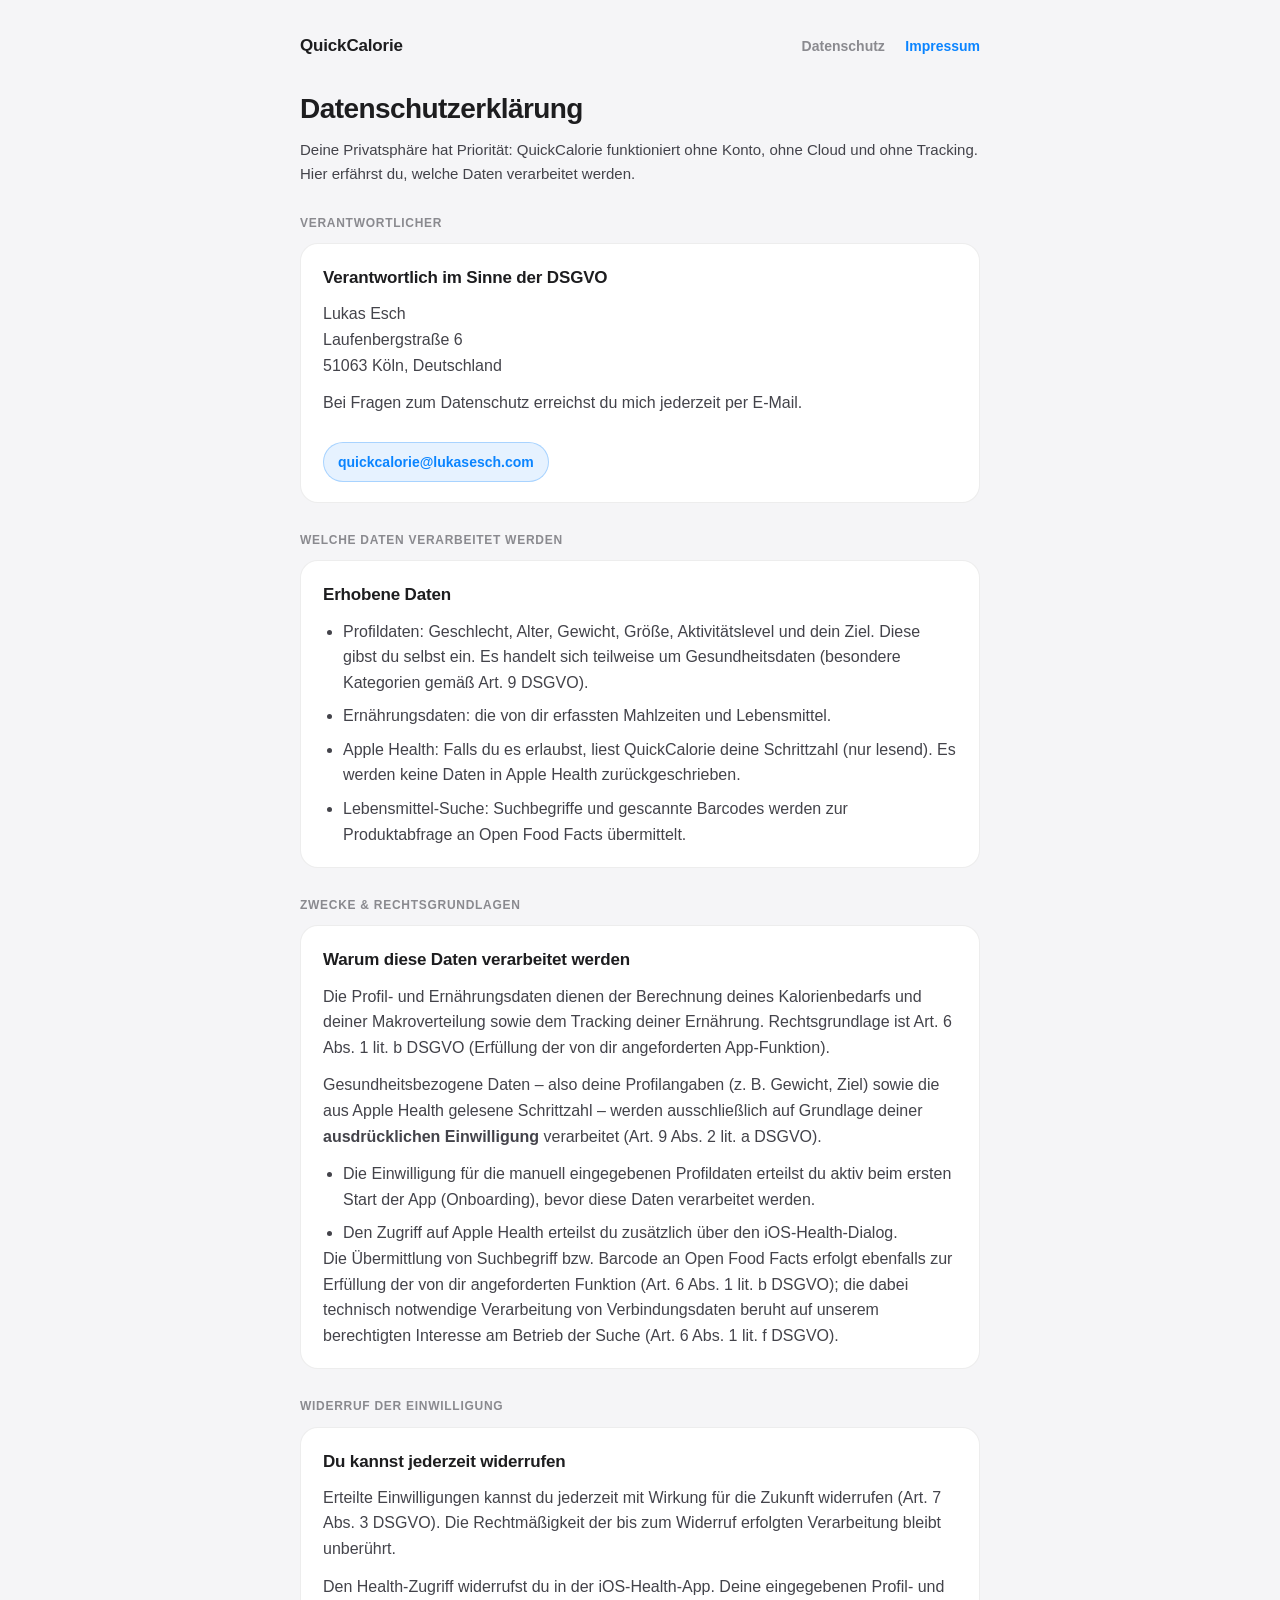
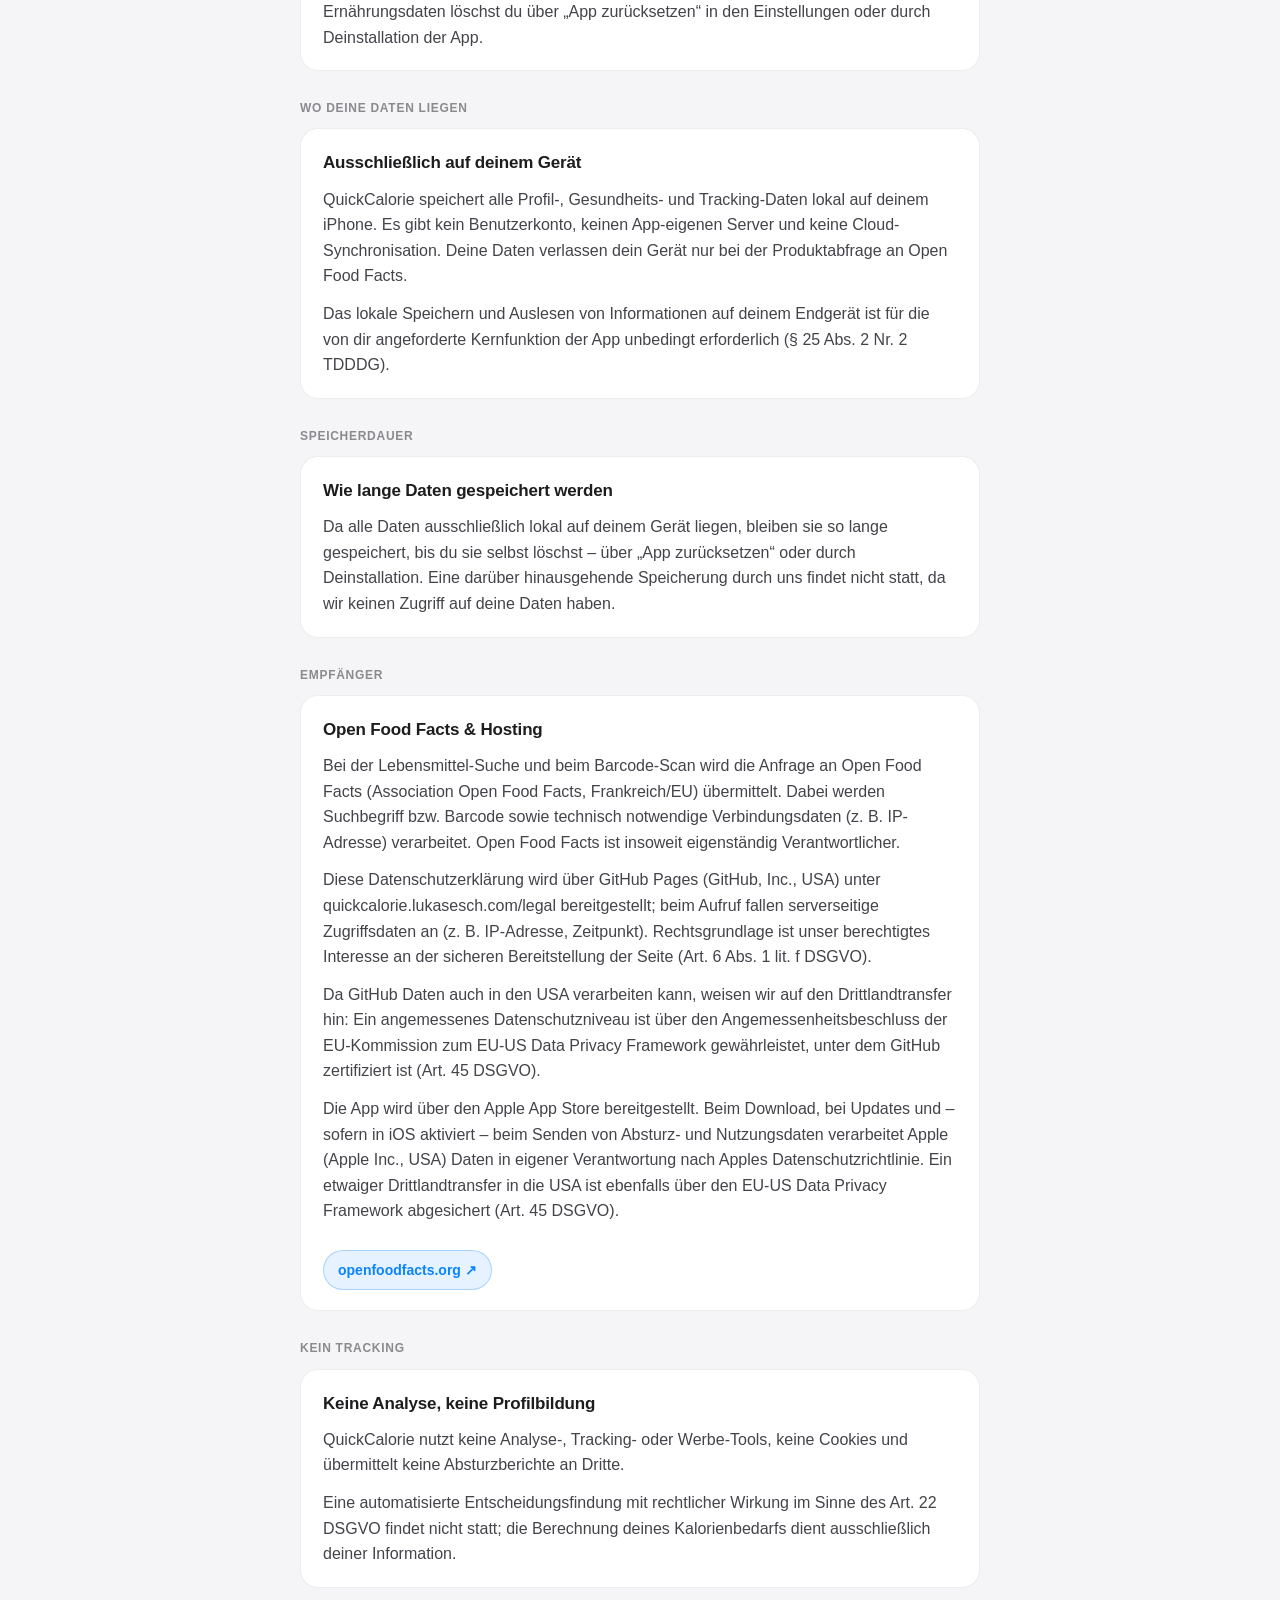
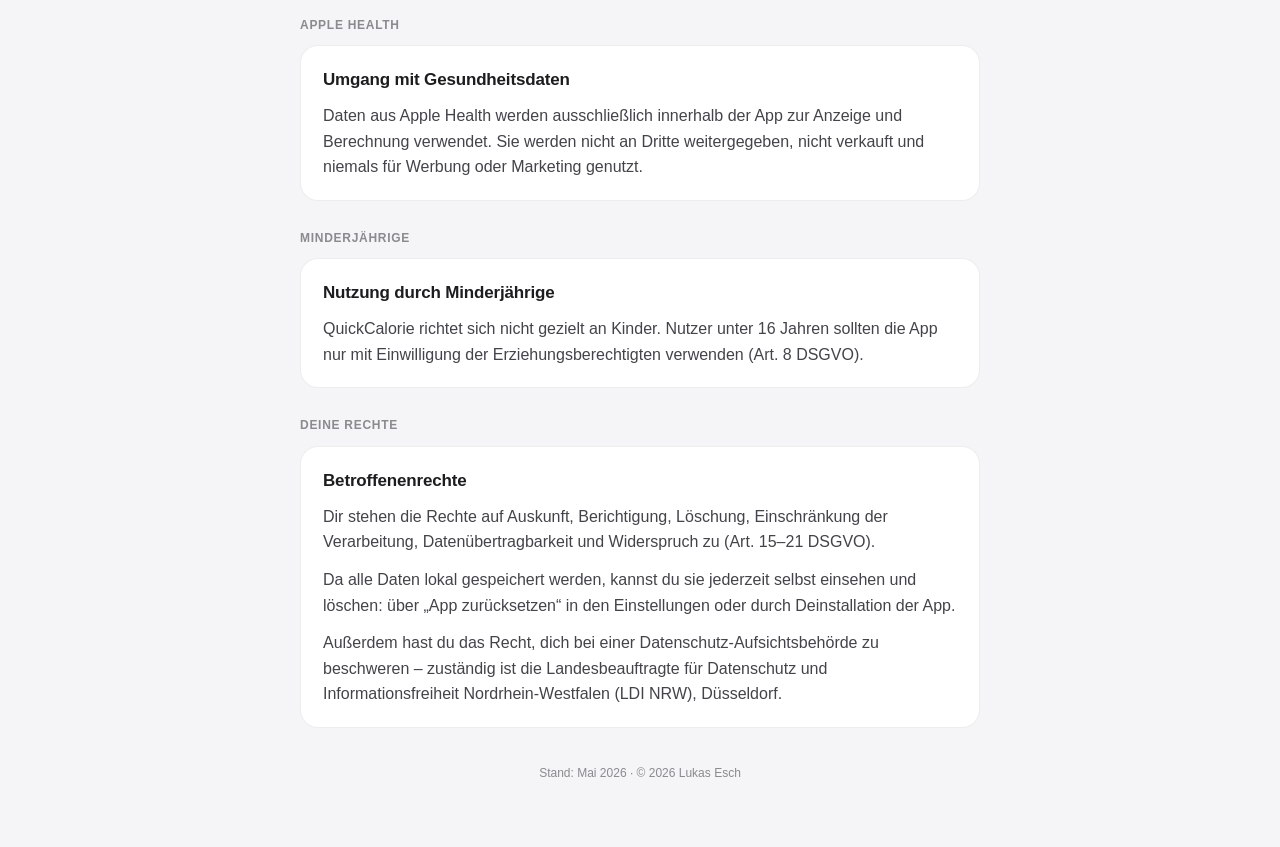
<file: index.html>
<!DOCTYPE html>
<html lang="de">
<head>
    <meta charset="utf-8">
    <meta name="viewport" content="width=device-width, initial-scale=1">
    <meta name="color-scheme" content="light">
    <meta http-equiv="refresh" content="0; url=/legal/">
    <link rel="canonical" href="/legal/">
    <title>QuickCalorie</title>
</head>
<body>
    <p>Weiter zu <a href="/legal/">quickcalorie.lukasesch.com/legal</a> …</p>
</body>
</html>
</file>
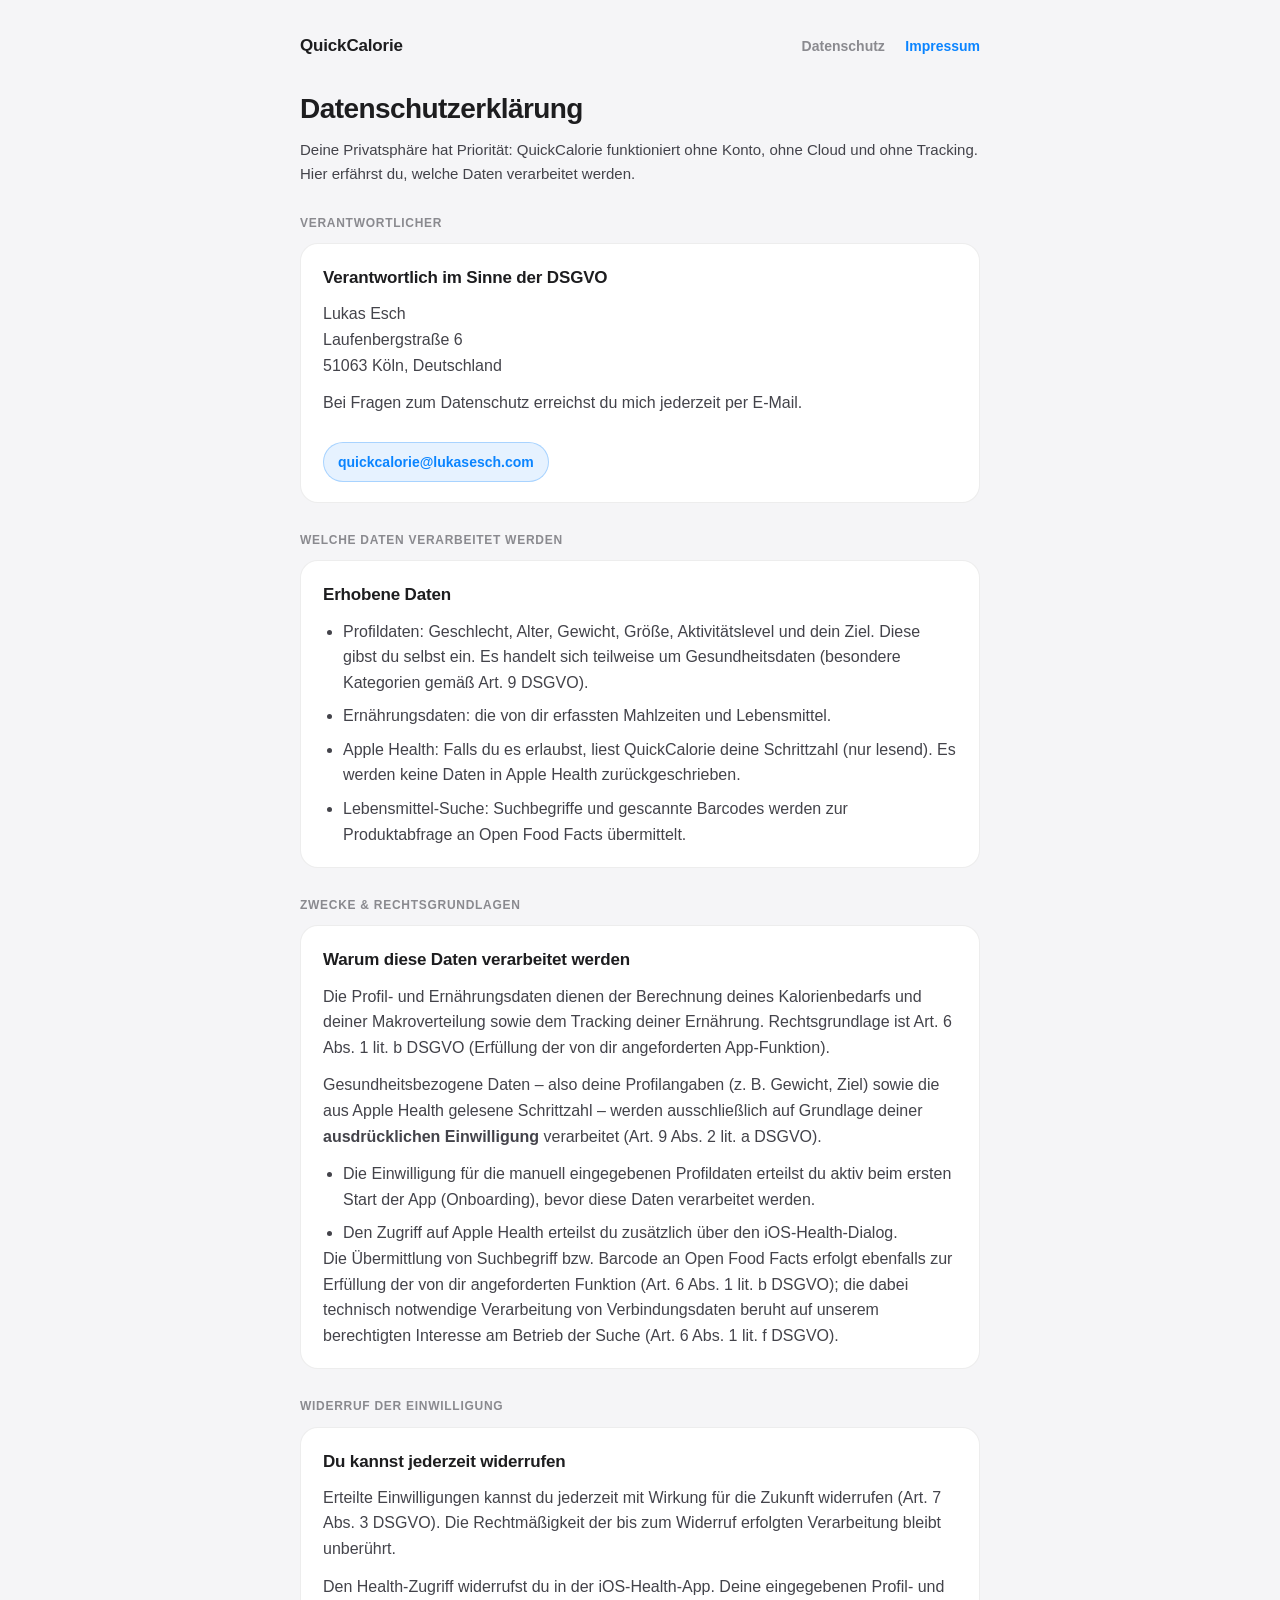
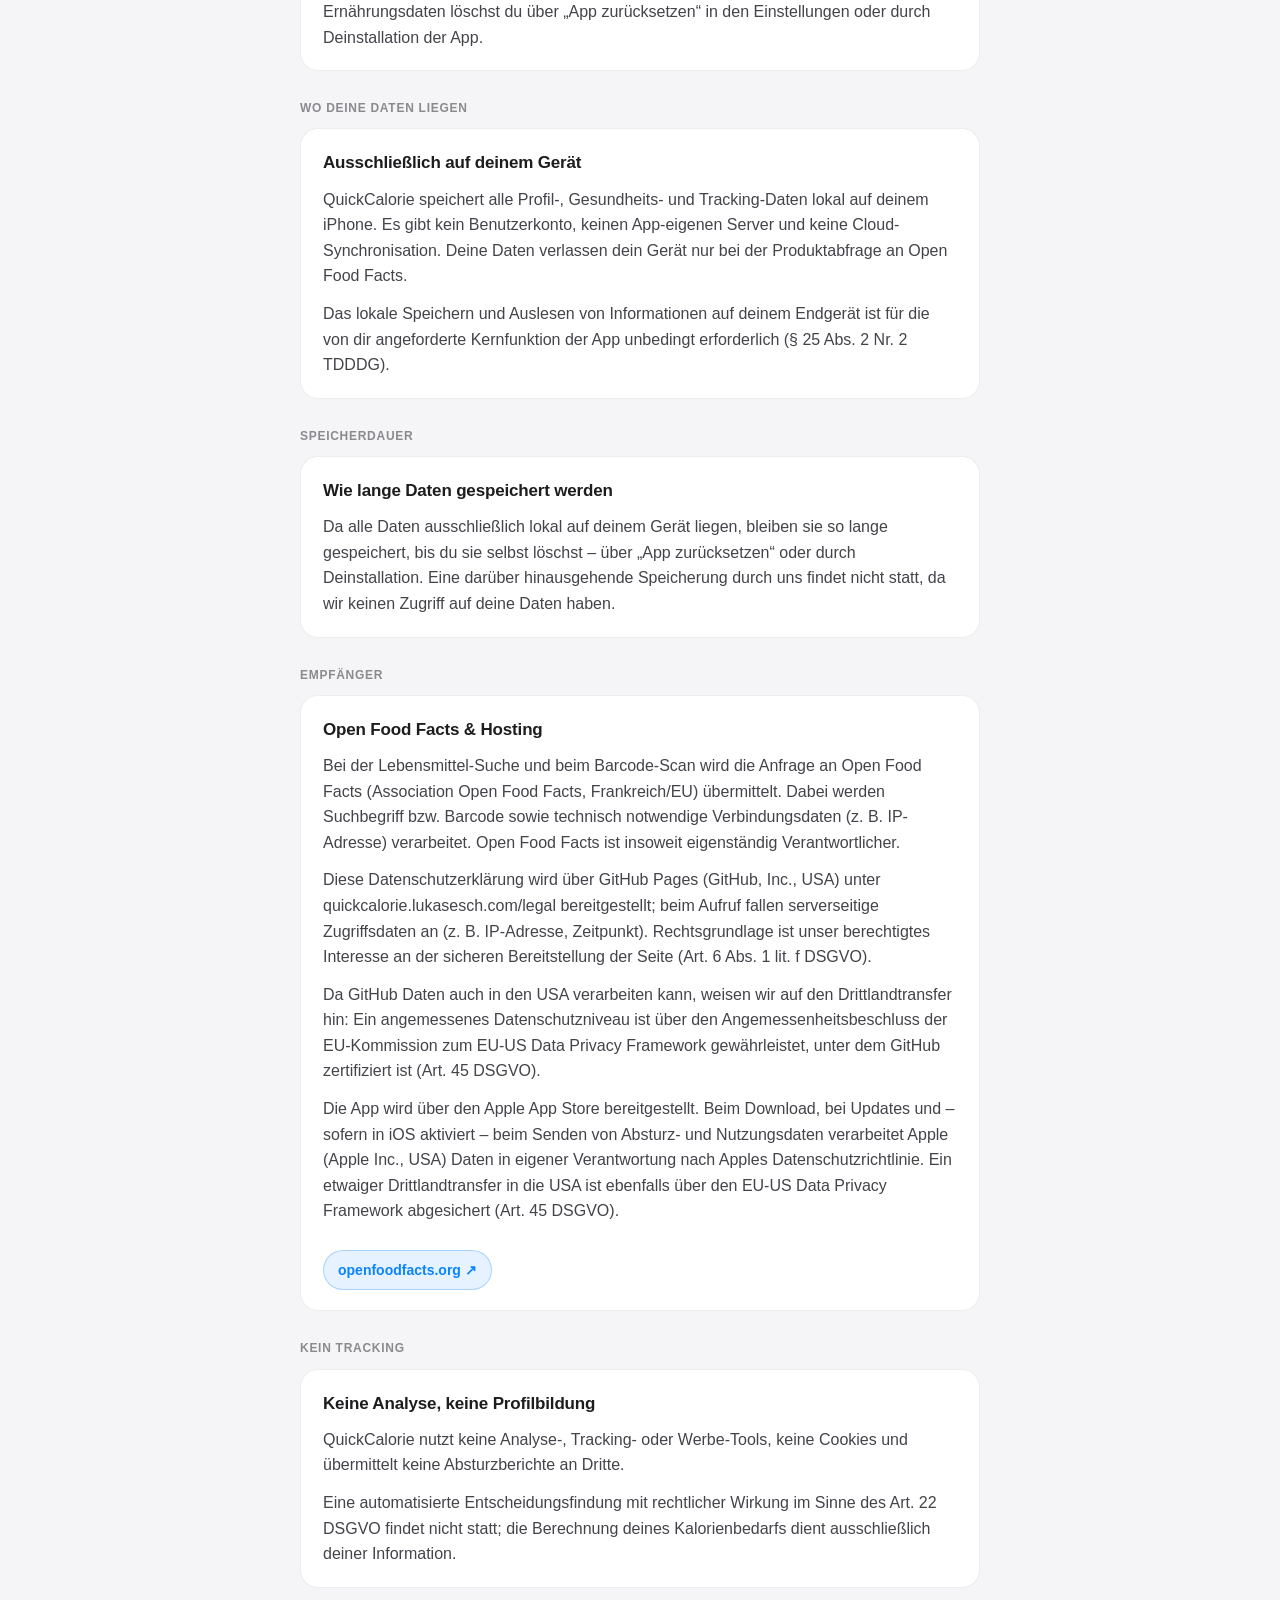
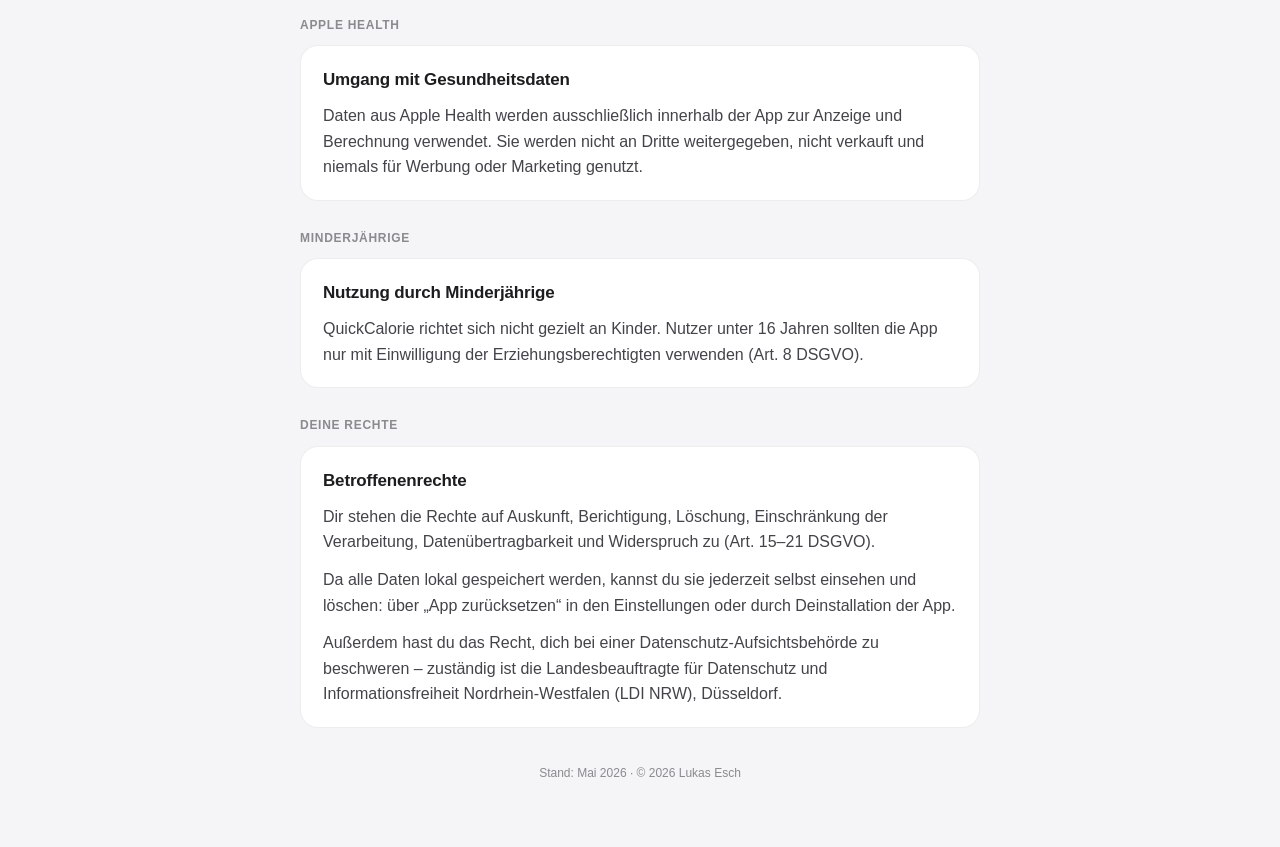
<file: legal/index.html>
<!DOCTYPE html>
<html lang="de">
<head>
    <meta charset="utf-8">
    <meta name="viewport" content="width=device-width, initial-scale=1">
    <meta name="color-scheme" content="light">
    <meta name="robots" content="all">
    <title>Datenschutz – QuickCalorie</title>
    <link rel="stylesheet" href="style.css">
</head>
<body>
    <div class="wrap">
        <header class="top">
            <span class="brand">QuickCalorie</span>
            <nav>
                <a class="active" href="index.html">Datenschutz</a>
                <a href="impressum.html">Impressum</a>
            </nav>
        </header>

        <h1>Datenschutzerklärung</h1>
        <p class="intro">Deine Privatsphäre hat Priorität: QuickCalorie funktioniert ohne Konto, ohne Cloud und ohne Tracking. Hier erfährst du, welche Daten verarbeitet werden.</p>

        <div class="eyebrow">Verantwortlicher</div>
        <div class="card">
            <h2>Verantwortlich im Sinne der DSGVO</h2>
            <p>Lukas Esch<br>Laufenbergstraße 6<br>51063 Köln, Deutschland</p>
            <p>Bei Fragen zum Datenschutz erreichst du mich jederzeit per E-Mail.</p>
            <a class="chip" href="mailto:quickcalorie@lukasesch.com">quickcalorie@lukasesch.com</a>
        </div>

        <div class="eyebrow">Welche Daten verarbeitet werden</div>
        <div class="card">
            <h2>Erhobene Daten</h2>
            <ul>
                <li>Profildaten: Geschlecht, Alter, Gewicht, Größe, Aktivitätslevel und dein Ziel. Diese gibst du selbst ein. Es handelt sich teilweise um Gesundheitsdaten (besondere Kategorien gemäß Art. 9 DSGVO).</li>
                <li>Ernährungsdaten: die von dir erfassten Mahlzeiten und Lebensmittel.</li>
                <li>Apple Health: Falls du es erlaubst, liest QuickCalorie deine Schrittzahl (nur lesend). Es werden keine Daten in Apple Health zurückgeschrieben.</li>
                <li>Lebensmittel-Suche: Suchbegriffe und gescannte Barcodes werden zur Produktabfrage an Open Food Facts übermittelt.</li>
            </ul>
        </div>

        <div class="eyebrow">Zwecke &amp; Rechtsgrundlagen</div>
        <div class="card">
            <h2>Warum diese Daten verarbeitet werden</h2>
            <p>Die Profil- und Ernährungsdaten dienen der Berechnung deines Kalorienbedarfs und deiner Makroverteilung sowie dem Tracking deiner Ernährung. Rechtsgrundlage ist Art. 6 Abs. 1 lit. b DSGVO (Erfüllung der von dir angeforderten App-Funktion).</p>
            <p>Gesundheitsbezogene Daten – also deine Profilangaben (z. B. Gewicht, Ziel) sowie die aus Apple Health gelesene Schrittzahl – werden ausschließlich auf Grundlage deiner <strong>ausdrücklichen Einwilligung</strong> verarbeitet (Art. 9 Abs. 2 lit. a DSGVO).</p>
            <ul>
                <li>Die Einwilligung für die manuell eingegebenen Profildaten erteilst du aktiv beim ersten Start der App (Onboarding), bevor diese Daten verarbeitet werden.</li>
                <li>Den Zugriff auf Apple Health erteilst du zusätzlich über den iOS-Health-Dialog.</li>
            </ul>
            <p>Die Übermittlung von Suchbegriff bzw. Barcode an Open Food Facts erfolgt ebenfalls zur Erfüllung der von dir angeforderten Funktion (Art. 6 Abs. 1 lit. b DSGVO); die dabei technisch notwendige Verarbeitung von Verbindungsdaten beruht auf unserem berechtigten Interesse am Betrieb der Suche (Art. 6 Abs. 1 lit. f DSGVO).</p>
        </div>

        <div class="eyebrow">Widerruf der Einwilligung</div>
        <div class="card">
            <h2>Du kannst jederzeit widerrufen</h2>
            <p>Erteilte Einwilligungen kannst du jederzeit mit Wirkung für die Zukunft widerrufen (Art. 7 Abs. 3 DSGVO). Die Rechtmäßigkeit der bis zum Widerruf erfolgten Verarbeitung bleibt unberührt.</p>
            <p>Den Health-Zugriff widerrufst du in der iOS-Health-App. Deine eingegebenen Profil- und Ernährungsdaten löschst du über „App zurücksetzen“ in den Einstellungen oder durch Deinstallation der App.</p>
        </div>

        <div class="eyebrow">Wo deine Daten liegen</div>
        <div class="card">
            <h2>Ausschließlich auf deinem Gerät</h2>
            <p>QuickCalorie speichert alle Profil-, Gesundheits- und Tracking-Daten lokal auf deinem iPhone. Es gibt kein Benutzerkonto, keinen App-eigenen Server und keine Cloud-Synchronisation. Deine Daten verlassen dein Gerät nur bei der Produktabfrage an Open Food Facts.</p>
            <p>Das lokale Speichern und Auslesen von Informationen auf deinem Endgerät ist für die von dir angeforderte Kernfunktion der App unbedingt erforderlich (§ 25 Abs. 2 Nr. 2 TDDDG).</p>
        </div>

        <div class="eyebrow">Speicherdauer</div>
        <div class="card">
            <h2>Wie lange Daten gespeichert werden</h2>
            <p>Da alle Daten ausschließlich lokal auf deinem Gerät liegen, bleiben sie so lange gespeichert, bis du sie selbst löschst – über „App zurücksetzen“ oder durch Deinstallation. Eine darüber hinausgehende Speicherung durch uns findet nicht statt, da wir keinen Zugriff auf deine Daten haben.</p>
        </div>

        <div class="eyebrow">Empfänger</div>
        <div class="card">
            <h2>Open Food Facts &amp; Hosting</h2>
            <p>Bei der Lebensmittel-Suche und beim Barcode-Scan wird die Anfrage an Open Food Facts (Association Open Food Facts, Frankreich/EU) übermittelt. Dabei werden Suchbegriff bzw. Barcode sowie technisch notwendige Verbindungsdaten (z. B. IP-Adresse) verarbeitet. Open Food Facts ist insoweit eigenständig Verantwortlicher.</p>
            <p>Diese Datenschutzerklärung wird über GitHub Pages (GitHub, Inc., USA) unter quickcalorie.lukasesch.com/legal bereitgestellt; beim Aufruf fallen serverseitige Zugriffsdaten an (z. B. IP-Adresse, Zeitpunkt). Rechtsgrundlage ist unser berechtigtes Interesse an der sicheren Bereitstellung der Seite (Art. 6 Abs. 1 lit. f DSGVO).</p>
            <p>Da GitHub Daten auch in den USA verarbeiten kann, weisen wir auf den Drittlandtransfer hin: Ein angemessenes Datenschutzniveau ist über den Angemessenheitsbeschluss der EU-Kommission zum EU-US Data Privacy Framework gewährleistet, unter dem GitHub zertifiziert ist (Art. 45 DSGVO).</p>
            <p>Die App wird über den Apple App Store bereitgestellt. Beim Download, bei Updates und – sofern in iOS aktiviert – beim Senden von Absturz- und Nutzungsdaten verarbeitet Apple (Apple Inc., USA) Daten in eigener Verantwortung nach Apples Datenschutzrichtlinie. Ein etwaiger Drittlandtransfer in die USA ist ebenfalls über den EU-US Data Privacy Framework abgesichert (Art. 45 DSGVO).</p>
            <a class="chip" href="https://de.openfoodfacts.org" target="_blank" rel="noopener">openfoodfacts.org ↗</a>
        </div>

        <div class="eyebrow">Kein Tracking</div>
        <div class="card">
            <h2>Keine Analyse, keine Profilbildung</h2>
            <p>QuickCalorie nutzt keine Analyse-, Tracking- oder Werbe-Tools, keine Cookies und übermittelt keine Absturzberichte an Dritte.</p>
            <p>Eine automatisierte Entscheidungsfindung mit rechtlicher Wirkung im Sinne des Art. 22 DSGVO findet nicht statt; die Berechnung deines Kalorienbedarfs dient ausschließlich deiner Information.</p>
        </div>

        <div class="eyebrow">Apple Health</div>
        <div class="card">
            <h2>Umgang mit Gesundheitsdaten</h2>
            <p>Daten aus Apple Health werden ausschließlich innerhalb der App zur Anzeige und Berechnung verwendet. Sie werden nicht an Dritte weitergegeben, nicht verkauft und niemals für Werbung oder Marketing genutzt.</p>
        </div>

        <div class="eyebrow">Minderjährige</div>
        <div class="card">
            <h2>Nutzung durch Minderjährige</h2>
            <p>QuickCalorie richtet sich nicht gezielt an Kinder. Nutzer unter 16 Jahren sollten die App nur mit Einwilligung der Erziehungsberechtigten verwenden (Art. 8 DSGVO).</p>
        </div>

        <div class="eyebrow">Deine Rechte</div>
        <div class="card">
            <h2>Betroffenenrechte</h2>
            <p>Dir stehen die Rechte auf Auskunft, Berichtigung, Löschung, Einschränkung der Verarbeitung, Datenübertragbarkeit und Widerspruch zu (Art. 15–21 DSGVO).</p>
            <p>Da alle Daten lokal gespeichert werden, kannst du sie jederzeit selbst einsehen und löschen: über „App zurücksetzen“ in den Einstellungen oder durch Deinstallation der App.</p>
            <p>Außerdem hast du das Recht, dich bei einer Datenschutz-Aufsichtsbehörde zu beschweren – zuständig ist die Landesbeauftragte für Datenschutz und Informationsfreiheit Nordrhein-Westfalen (LDI NRW), Düsseldorf.</p>
        </div>

        <footer class="foot">Stand: Mai 2026 · © 2026 Lukas Esch</footer>
    </div>
</body>
</html>
</file>
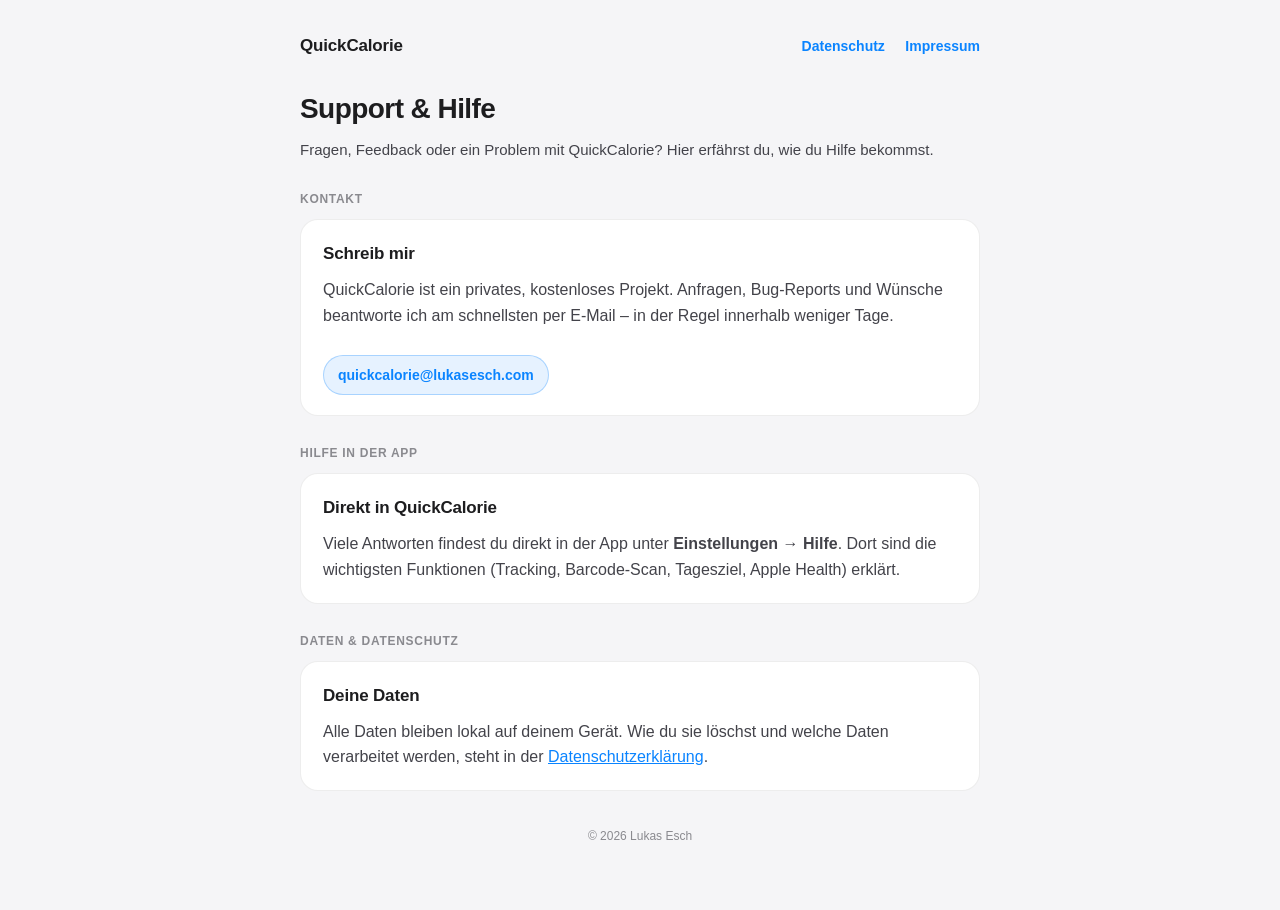
<file: support/index.html>
<!DOCTYPE html>
<html lang="de">
<head>
    <meta charset="utf-8">
    <meta name="viewport" content="width=device-width, initial-scale=1">
    <meta name="color-scheme" content="light">
    <meta name="robots" content="all">
    <title>Support – QuickCalorie</title>
    <link rel="stylesheet" href="../legal/style.css">
</head>
<body>
    <div class="wrap">
        <header class="top">
            <span class="brand">QuickCalorie</span>
            <nav>
                <a href="../legal/index.html">Datenschutz</a>
                <a href="../legal/impressum.html">Impressum</a>
            </nav>
        </header>

        <h1>Support &amp; Hilfe</h1>
        <p class="intro">Fragen, Feedback oder ein Problem mit QuickCalorie? Hier erfährst du, wie du Hilfe bekommst.</p>

        <div class="eyebrow">Kontakt</div>
        <div class="card">
            <h2>Schreib mir</h2>
            <p>QuickCalorie ist ein privates, kostenloses Projekt. Anfragen, Bug-Reports und Wünsche beantworte ich am schnellsten per E-Mail – in der Regel innerhalb weniger Tage.</p>
            <a class="chip" href="mailto:quickcalorie@lukasesch.com">quickcalorie@lukasesch.com</a>
        </div>

        <div class="eyebrow">Hilfe in der App</div>
        <div class="card">
            <h2>Direkt in QuickCalorie</h2>
            <p>Viele Antworten findest du direkt in der App unter <strong>Einstellungen → Hilfe</strong>. Dort sind die wichtigsten Funktionen (Tracking, Barcode-Scan, Tagesziel, Apple Health) erklärt.</p>
        </div>

        <div class="eyebrow">Daten &amp; Datenschutz</div>
        <div class="card">
            <h2>Deine Daten</h2>
            <p>Alle Daten bleiben lokal auf deinem Gerät. Wie du sie löschst und welche Daten verarbeitet werden, steht in der <a href="../legal/index.html">Datenschutzerklärung</a>.</p>
        </div>

        <footer class="foot">© 2026 Lukas Esch</footer>
    </div>
</body>
</html>
</file>
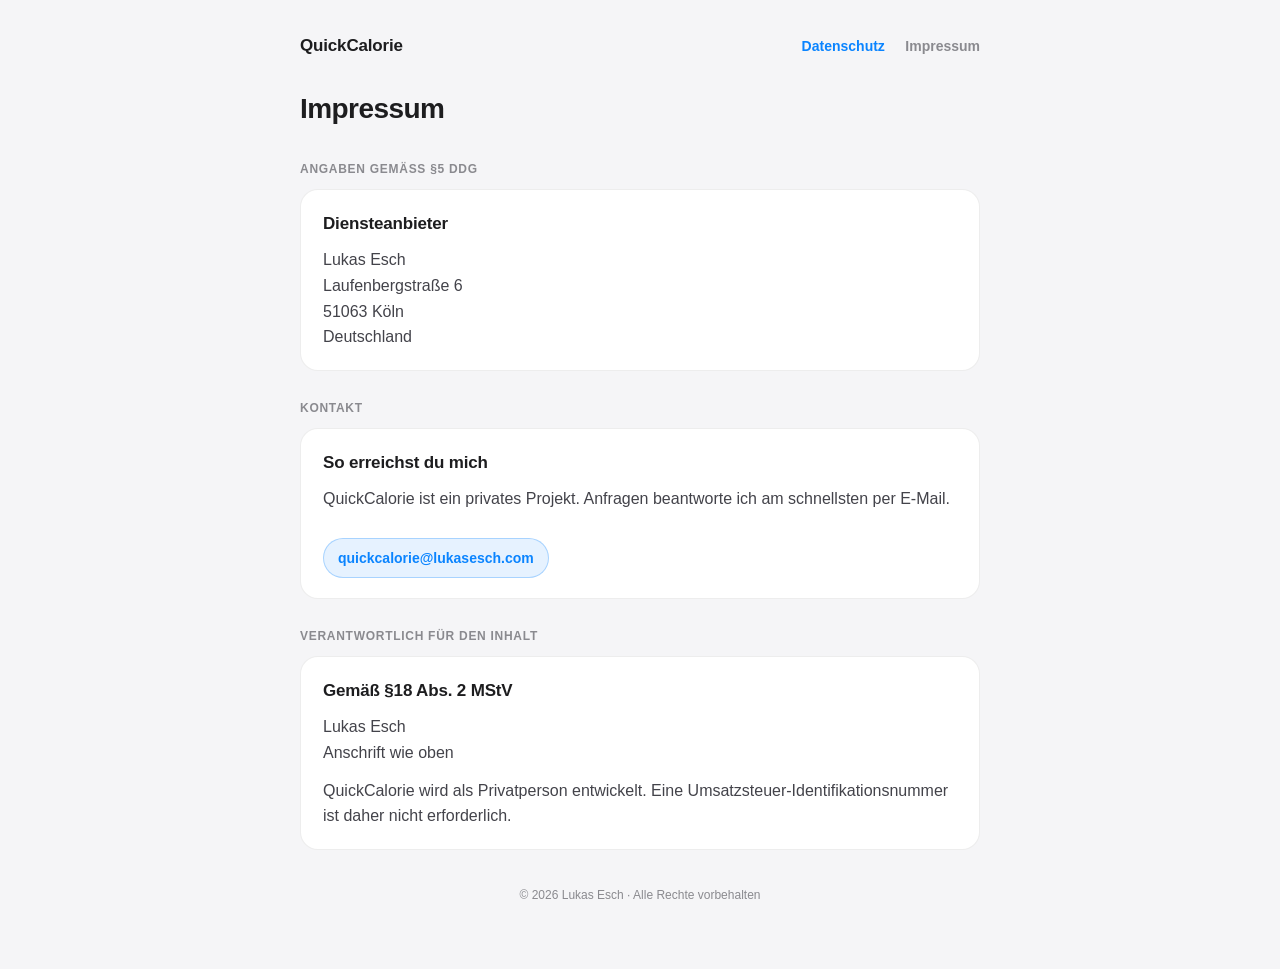
<file: impressum.html>
<!DOCTYPE html>
<html lang="de">
<head>
    <meta charset="utf-8">
    <meta name="viewport" content="width=device-width, initial-scale=1">
    <meta name="robots" content="all">
    <title>Impressum – QuickCalorie</title>
    <link rel="stylesheet" href="style.css">
</head>
<body>
    <div class="wrap">
        <header class="top">
            <span class="brand">QuickCalorie</span>
            <nav>
                <a href="index.html">Datenschutz</a>
                <a class="active" href="impressum.html">Impressum</a>
            </nav>
        </header>

        <h1>Impressum</h1>

        <div class="eyebrow">Angaben gemäß §5 DDG</div>
        <div class="card">
            <h2>Diensteanbieter</h2>
            <p>Lukas Esch<br>Laufenbergstraße 6<br>51063 Köln<br>Deutschland</p>
        </div>

        <div class="eyebrow">Kontakt</div>
        <div class="card">
            <h2>So erreichst du mich</h2>
            <p>QuickCalorie ist ein privates Projekt. Anfragen beantworte ich am schnellsten per E-Mail.</p>
            <a class="chip" href="mailto:quickcalorie@lukasesch.com">quickcalorie@lukasesch.com</a>
        </div>

        <div class="eyebrow">Verantwortlich für den Inhalt</div>
        <div class="card">
            <h2>Gemäß §18 Abs. 2 MStV</h2>
            <p>Lukas Esch<br>Anschrift wie oben</p>
            <p>QuickCalorie wird als Privatperson entwickelt. Eine Umsatzsteuer-Identifikationsnummer ist daher nicht erforderlich.</p>
        </div>

        <footer class="foot">© 2026 Lukas Esch · Alle Rechte vorbehalten</footer>
    </div>
</body>
</html>
</file>
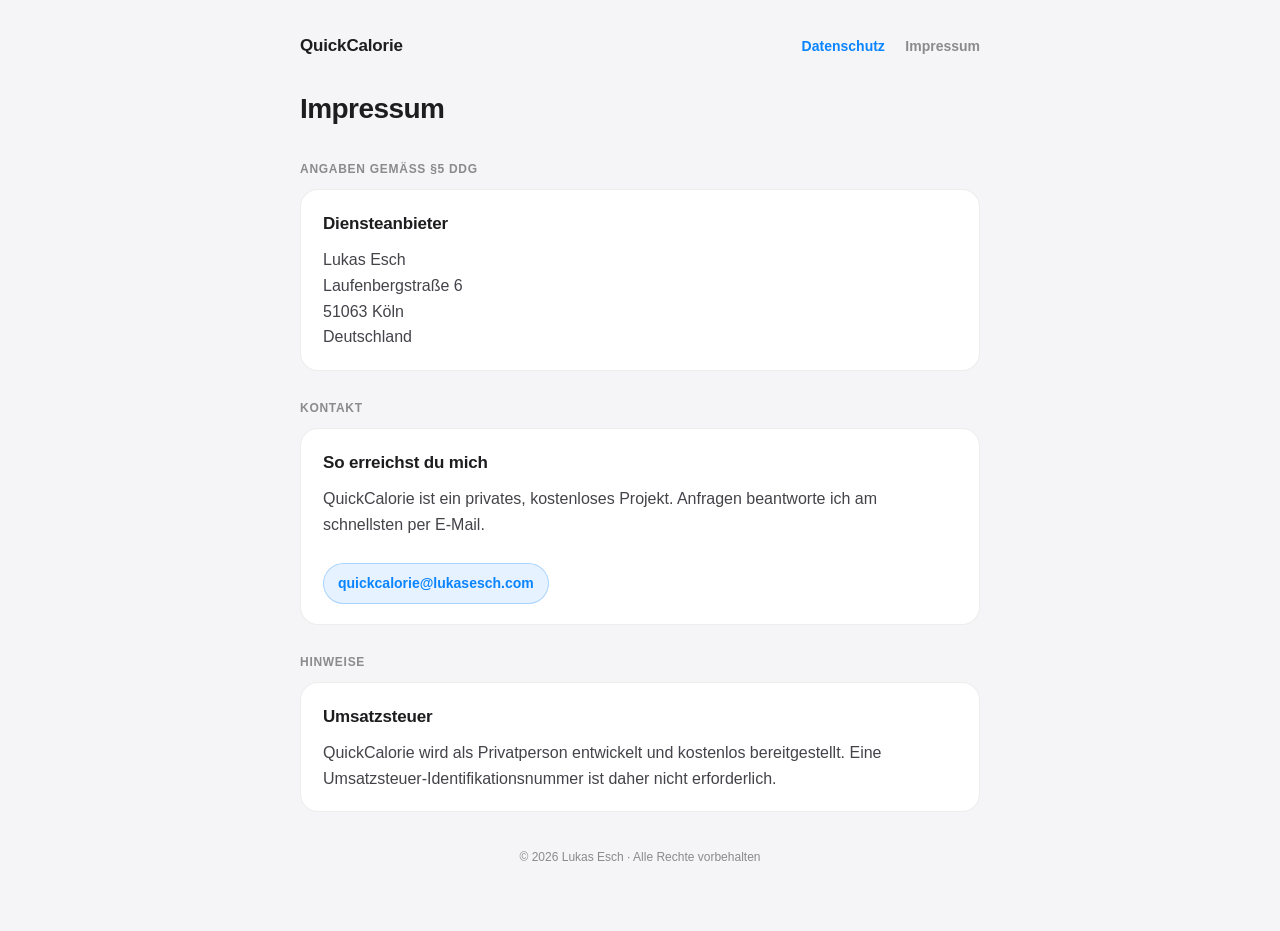
<file: legal/impressum.html>
<!DOCTYPE html>
<html lang="de">
<head>
    <meta charset="utf-8">
    <meta name="viewport" content="width=device-width, initial-scale=1">
    <meta name="color-scheme" content="light">
    <meta name="robots" content="all">
    <title>Impressum – QuickCalorie</title>
    <link rel="stylesheet" href="style.css">
</head>
<body>
    <div class="wrap">
        <header class="top">
            <span class="brand">QuickCalorie</span>
            <nav>
                <a href="index.html">Datenschutz</a>
                <a class="active" href="impressum.html">Impressum</a>
            </nav>
        </header>

        <h1>Impressum</h1>

        <div class="eyebrow">Angaben gemäß §5 DDG</div>
        <div class="card">
            <h2>Diensteanbieter</h2>
            <p>Lukas Esch<br>Laufenbergstraße 6<br>51063 Köln<br>Deutschland</p>
        </div>

        <div class="eyebrow">Kontakt</div>
        <div class="card">
            <h2>So erreichst du mich</h2>
            <p>QuickCalorie ist ein privates, kostenloses Projekt. Anfragen beantworte ich am schnellsten per E-Mail.</p>
            <a class="chip" href="mailto:quickcalorie@lukasesch.com">quickcalorie@lukasesch.com</a>
        </div>

        <div class="eyebrow">Hinweise</div>
        <div class="card">
            <h2>Umsatzsteuer</h2>
            <p>QuickCalorie wird als Privatperson entwickelt und kostenlos bereitgestellt. Eine Umsatzsteuer-Identifikationsnummer ist daher nicht erforderlich.</p>
        </div>

        <footer class="foot">© 2026 Lukas Esch · Alle Rechte vorbehalten</footer>
    </div>
</body>
</html>
</file>
<file: legal/style.css>
:root {
    color-scheme: light;
    --bg: #f5f5f7;
    --card: #ffffff;
    --fg: #1d1d1f;
    --fg2: #43434a;
    --fg3: #8a8a8f;
    --blue: #0a84ff;
    --border: rgba(0, 0, 0, 0.07);
}

* { box-sizing: border-box; }

html { -webkit-text-size-adjust: 100%; }

body {
    margin: 0;
    background: var(--bg);
    color: var(--fg);
    font-family: -apple-system, BlinkMacSystemFont, "SF Pro Text", "Helvetica Neue", Arial, sans-serif;
    font-size: 16px;
    line-height: 1.6;
    -webkit-font-smoothing: antialiased;
}

.wrap {
    max-width: 720px;
    margin: 0 auto;
    padding: 32px 20px 64px;
}

header.top {
    display: flex;
    align-items: center;
    justify-content: space-between;
    gap: 16px;
    margin-bottom: 28px;
    flex-wrap: wrap;
}

header.top .brand {
    font-size: 17px;
    font-weight: 700;
    letter-spacing: -0.01em;
}

header.top nav a {
    font-size: 14px;
    font-weight: 600;
    color: var(--blue);
    text-decoration: none;
    margin-left: 16px;
}

header.top nav a.active { color: var(--fg3); pointer-events: none; }

h1 {
    font-size: 28px;
    font-weight: 800;
    letter-spacing: -0.02em;
    margin: 0 0 6px;
}

.intro {
    color: var(--fg2);
    font-size: 15px;
    margin: 0 0 28px;
}

.eyebrow {
    font-size: 12px;
    font-weight: 700;
    letter-spacing: 0.06em;
    color: var(--fg3);
    text-transform: uppercase;
    margin: 28px 0 10px;
}

.card {
    background: var(--card);
    border: 0.5px solid var(--border);
    border-radius: 18px;
    padding: 20px 22px;
    margin-bottom: 14px;
}

.card h2 {
    font-size: 17px;
    font-weight: 700;
    margin: 0 0 10px;
    letter-spacing: -0.01em;
}

.card p { margin: 0 0 12px; color: var(--fg2); }
.card p:last-child { margin-bottom: 0; }

.card ul { margin: 0; padding-left: 20px; color: var(--fg2); }
.card li { margin-bottom: 8px; }
.card li:last-child { margin-bottom: 0; }

.chip {
    display: inline-flex;
    align-items: center;
    gap: 6px;
    margin-top: 14px;
    padding: 8px 14px;
    border-radius: 999px;
    background: rgba(10, 132, 255, 0.10);
    border: 0.5px solid rgba(10, 132, 255, 0.28);
    color: var(--blue);
    font-size: 14px;
    font-weight: 700;
    text-decoration: none;
}

a { color: var(--blue); }

footer.foot {
    margin-top: 36px;
    text-align: center;
    color: var(--fg3);
    font-size: 12px;
}
</file>
<file: style.css>
:root {
    --bg: #f5f5f7;
    --card: #ffffff;
    --fg: #1d1d1f;
    --fg2: #43434a;
    --fg3: #8a8a8f;
    --blue: #0a84ff;
    --border: rgba(0, 0, 0, 0.07);
}

@media (prefers-color-scheme: dark) {
    :root {
        --bg: #000000;
        --card: #1c1c1e;
        --fg: #f5f5f7;
        --fg2: #c7c7cc;
        --fg3: #8a8a8f;
        --blue: #0a84ff;
        --border: rgba(255, 255, 255, 0.08);
    }
}

* { box-sizing: border-box; }

html { -webkit-text-size-adjust: 100%; }

body {
    margin: 0;
    background: var(--bg);
    color: var(--fg);
    font-family: -apple-system, BlinkMacSystemFont, "SF Pro Text", "Helvetica Neue", Arial, sans-serif;
    font-size: 16px;
    line-height: 1.6;
    -webkit-font-smoothing: antialiased;
}

.wrap {
    max-width: 720px;
    margin: 0 auto;
    padding: 32px 20px 64px;
}

header.top {
    display: flex;
    align-items: center;
    justify-content: space-between;
    gap: 16px;
    margin-bottom: 28px;
    flex-wrap: wrap;
}

header.top .brand {
    font-size: 17px;
    font-weight: 700;
    letter-spacing: -0.01em;
}

header.top nav a {
    font-size: 14px;
    font-weight: 600;
    color: var(--blue);
    text-decoration: none;
    margin-left: 16px;
}

header.top nav a.active { color: var(--fg3); pointer-events: none; }

h1 {
    font-size: 28px;
    font-weight: 800;
    letter-spacing: -0.02em;
    margin: 0 0 6px;
}

.intro {
    color: var(--fg2);
    font-size: 15px;
    margin: 0 0 28px;
}

.eyebrow {
    font-size: 12px;
    font-weight: 700;
    letter-spacing: 0.06em;
    color: var(--fg3);
    text-transform: uppercase;
    margin: 28px 0 10px;
}

.card {
    background: var(--card);
    border: 0.5px solid var(--border);
    border-radius: 18px;
    padding: 20px 22px;
    margin-bottom: 14px;
}

.card h2 {
    font-size: 17px;
    font-weight: 700;
    margin: 0 0 10px;
    letter-spacing: -0.01em;
}

.card p { margin: 0 0 12px; color: var(--fg2); }
.card p:last-child { margin-bottom: 0; }

.card ul { margin: 0; padding-left: 20px; color: var(--fg2); }
.card li { margin-bottom: 8px; }
.card li:last-child { margin-bottom: 0; }

.chip {
    display: inline-flex;
    align-items: center;
    gap: 6px;
    margin-top: 14px;
    padding: 8px 14px;
    border-radius: 999px;
    background: rgba(10, 132, 255, 0.10);
    border: 0.5px solid rgba(10, 132, 255, 0.28);
    color: var(--blue);
    font-size: 14px;
    font-weight: 700;
    text-decoration: none;
}

a { color: var(--blue); }

footer.foot {
    margin-top: 36px;
    text-align: center;
    color: var(--fg3);
    font-size: 12px;
}
</file>
